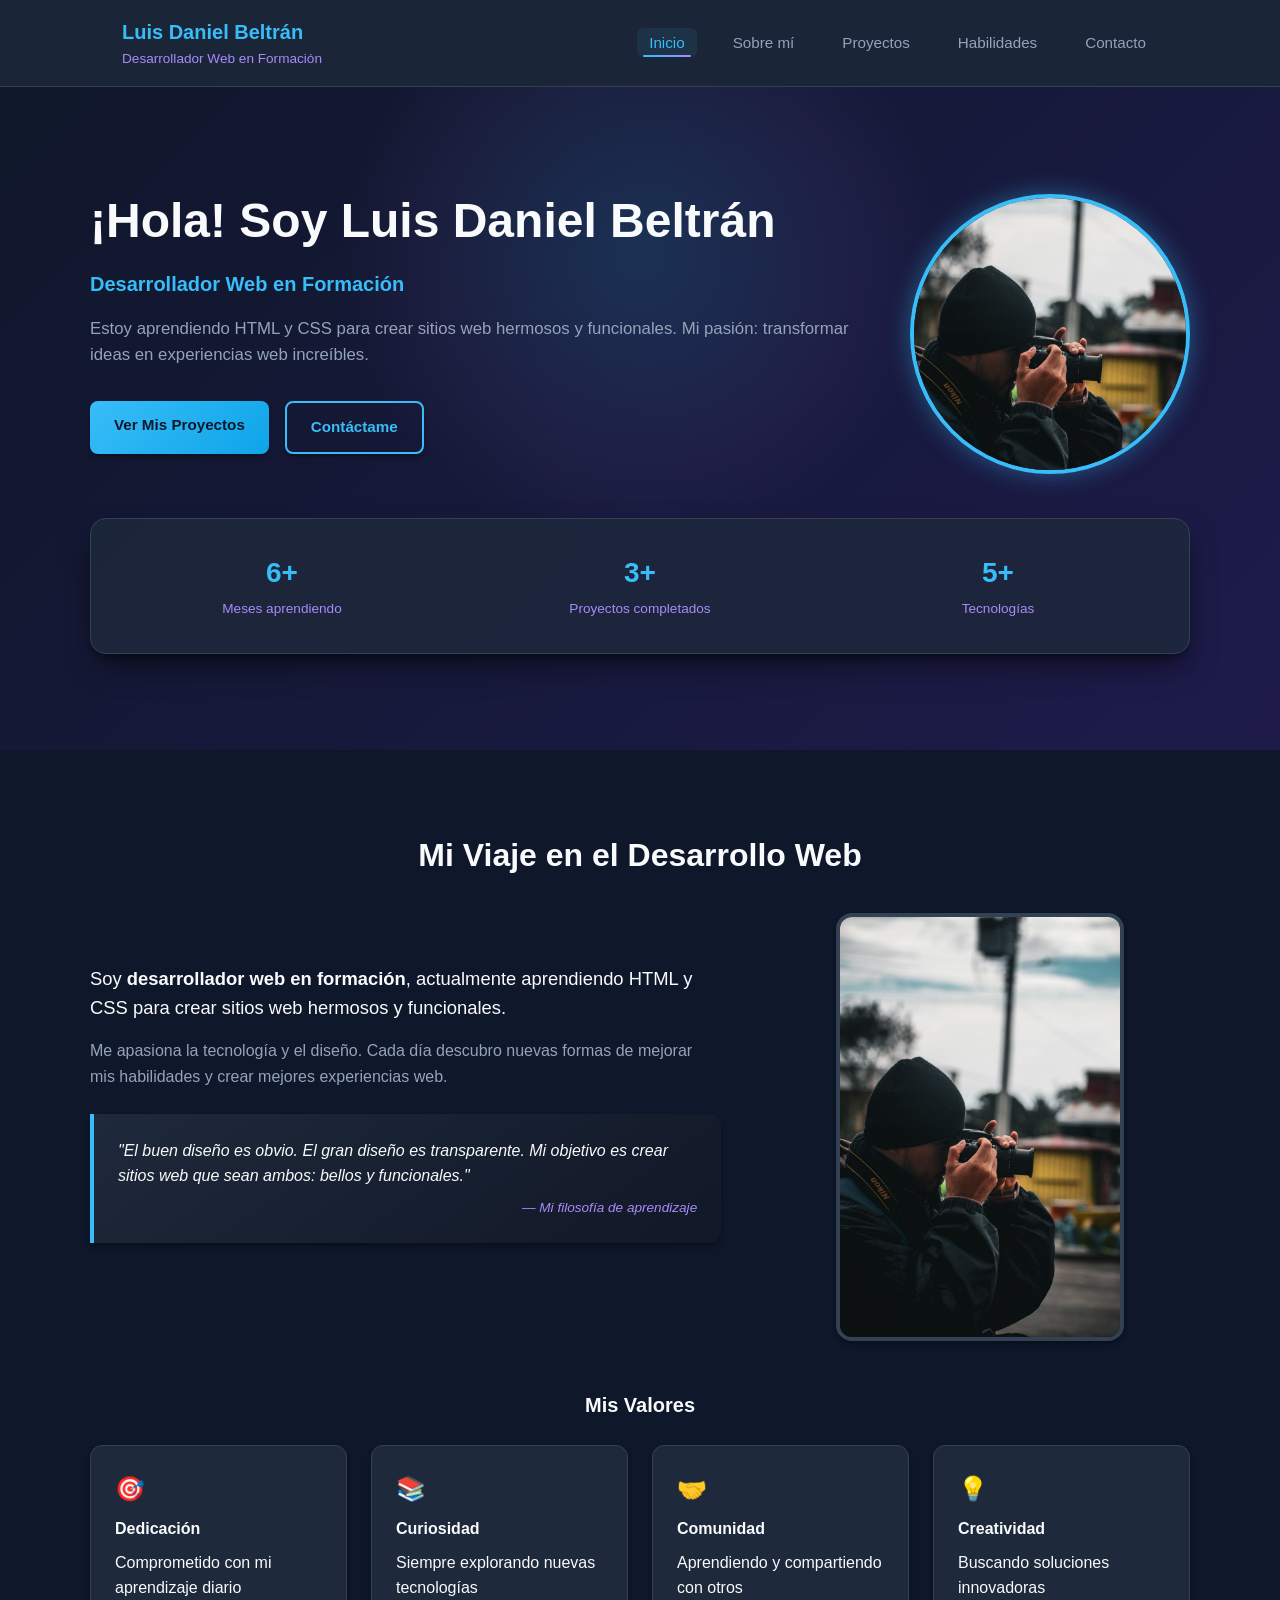
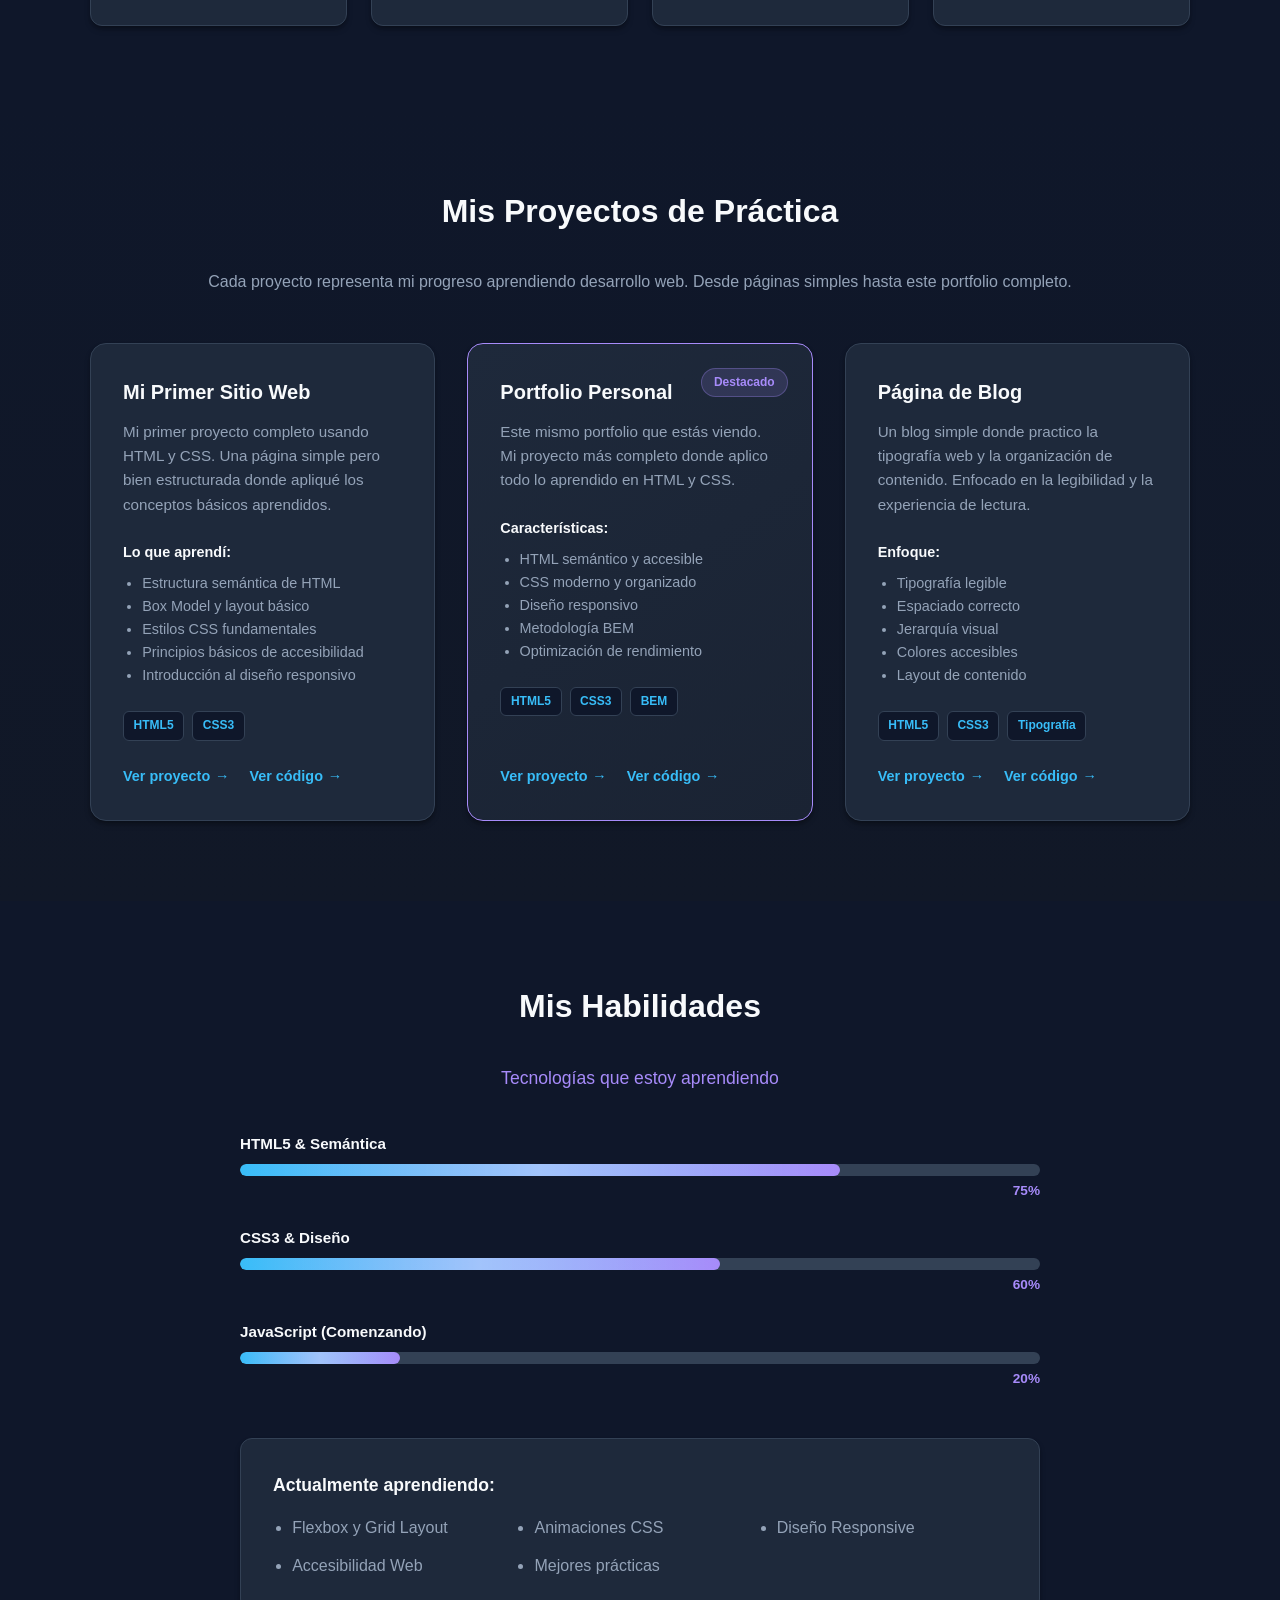
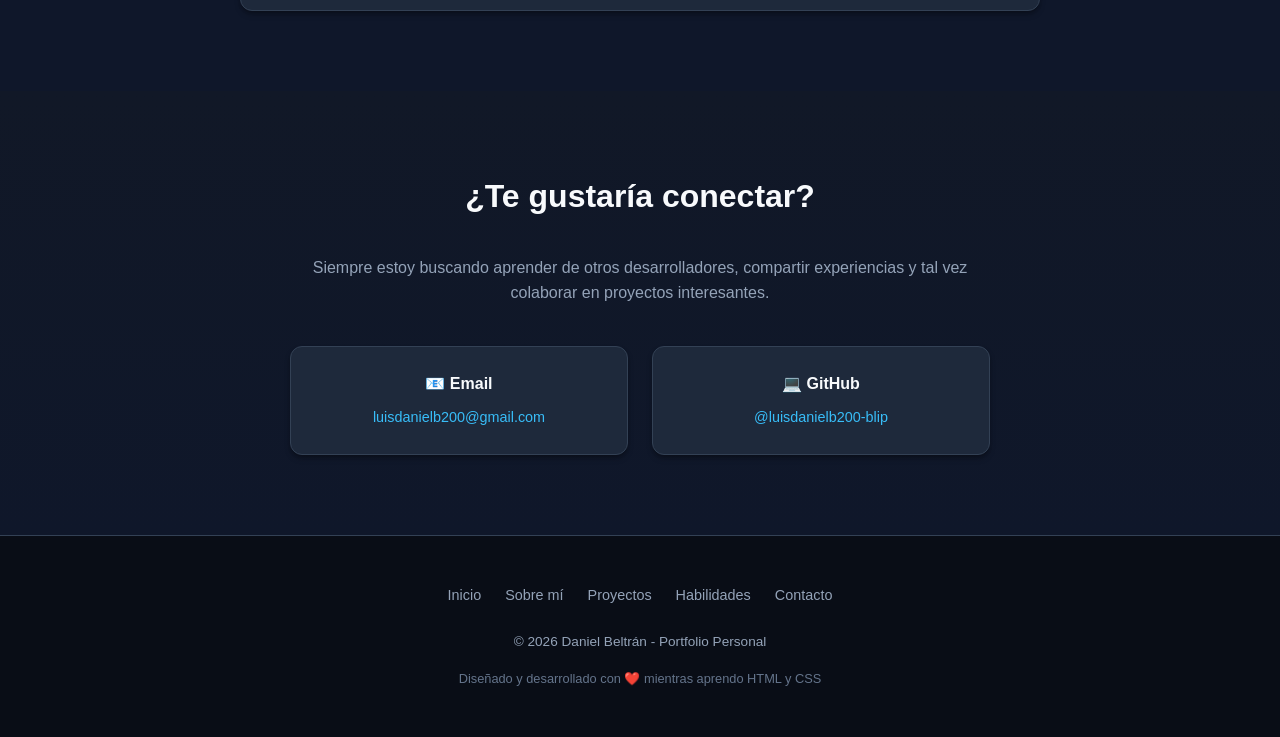
<file: index.html>
<!DOCTYPE html>
<html lang="es">

<head>
  <meta charset="UTF-8">
  <meta name="viewport" content="width=device-width, initial-scale=1.0">
  <title>Luis Daniel Beltrán - Portfolio Personal</title>
  <meta name="description"
    content="Portfolio personal de Luis Daniel Beltrán. Desarrollador Web en formación aprendiendo HTML y CSS.">
  <link rel="stylesheet" href="styles.css">
</head>

<body>
  <!-- Header con navegación -->
  <header class="header">
    <div class="header__container">
      <div class="header__brand">
        <h1 class="header__name">Luis Daniel Beltrán</h1>
        <p class="header__tagline">Desarrollador Web en Formación</p>
      </div>

      <nav class="nav">
        <ul class="nav__list">
          <li><a href="#inicio" class="nav__link nav__link--active">Inicio</a></li>
          <li><a href="#sobre-mi" class="nav__link">Sobre mí</a></li>
          <li><a href="#proyectos" class="nav__link">Proyectos</a></li>
          <li><a href="#habilidades" class="nav__link">Habilidades</a></li>
          <li><a href="#contacto" class="nav__link">Contacto</a></li>
        </ul>
      </nav>
    </div>
  </header>

  <!-- Contenido principal -->
  <main class="main">
    
    <!-- Hero Section -->
    <section class="hero" id="inicio">
      <div class="hero__container">
        <!-- Texto del Hero -->
        <div class="hero__content">
          <h2 class="hero__title">¡Hola! Soy Luis Daniel Beltrán</h2>
          <p class="hero__subtitle">Desarrollador Web en Formación</p>
          <p class="hero__description">
            Estoy aprendiendo HTML y CSS para crear sitios web hermosos
            y funcionales. Mi pasión: transformar ideas en experiencias
            web increíbles.
          </p>

          <div class="hero__actions">
            <a href="#proyectos" class="button button--primary">Ver Mis Proyectos</a>
            <a href="#contacto" class="button button--secondary">Contáctame</a>
          </div>
        </div>

        <!-- Imagen del Hero (Tu Fotografía) -->
        <div class="hero__image-container">
          <img src="WhatsApp Image 2026-10-19 at 8.13.54 PM.jpeg" alt="Foto de Luis Daniel Beltrán" class="hero__image">
        </div>
      </div>

      <!-- Estadísticas en el Hero -->
      <div class="hero__stats-wrapper">
        <div class="hero__stats">
          <div class="stat">
            <span class="stat__number">6+</span>
            <span class="stat__label">Meses aprendiendo</span>
          </div>
          <div class="stat">
            <span class="stat__number">3+</span>
            <span class="stat__label">Proyectos completados</span>
          </div>
          <div class="stat">
            <span class="stat__number">5+</span>
            <span class="stat__label">Tecnologías</span>
          </div>
        </div>
      </div>
    </section>

    <!-- Sobre Mí -->
    <section class="about" id="sobre-mi">
      <div class="about__container">
        <h2 class="about__title">Mi Viaje en el Desarrollo Web</h2>

        <div class="about__content-layout">
          <!-- Texto informativo -->
          <div class="about__text-side">
            <p class="about__intro">
              Soy <strong>desarrollador web en formación</strong>,
              actualmente aprendiendo HTML y CSS para crear sitios
              web hermosos y funcionales.
            </p>

            <p class="about__text">
              Me apasiona la tecnología y el diseño. Cada día descubro
              nuevas formas de mejorar mis habilidades y crear
              mejores experiencias web.
            </p>

            <blockquote class="quote">
              <p class="quote__text">
                "El buen diseño es obvio. El gran diseño es transparente.
                Mi objetivo es crear sitios web que sean ambos: bellos
                y funcionales."
              </p>
              <cite class="quote__author">— Mi filosofía de aprendizaje</cite>
            </blockquote>
          </div>

          <!-- Imagen en Sobre Mí -->
          <div class="about__image-side">
            <div class="about__image-wrapper">
              <img src="WhatsApp Image 2026-10-19 at 8.13.54 PM.jpeg" alt="Luis Daniel trabajando" class="about__image">
            </div>
          </div>
        </div>

        <!-- Valores -->
        <div class="values">
          <h3 class="values__title">Mis Valores</h3>
          <ul class="values__list">
            <li class="values__item">
              <span class="values__icon">🎯</span>
              <strong>Dedicación</strong>
              <span>Comprometido con mi aprendizaje diario</span>
            </li>
            <li class="values__item">
              <span class="values__icon">📚</span>
              <strong>Curiosidad</strong>
              <span>Siempre explorando nuevas tecnologías</span>
            </li>
            <li class="values__item">
              <span class="values__icon">🤝</span>
              <strong>Comunidad</strong>
              <span>Aprendiendo y compartiendo con otros</span>
            </li>
            <li class="values__item">
              <span class="values__icon">💡</span>
              <strong>Creatividad</strong>
              <span>Buscando soluciones innovadoras</span>
            </li>
          </ul>
        </div>
      </div>
    </section>

    <!-- Proyectos -->
    <section class="projects" id="proyectos">
      <div class="projects__container">
        <h2 class="projects__title">Mis Proyectos de Práctica</h2>
        <p class="projects__description">
          Cada proyecto representa mi progreso aprendiendo desarrollo web.
          Desde páginas simples hasta este portfolio completo.
        </p>

        <div class="projects__grid">
          <article class="project">
            <h3 class="project__title">Mi Primer Sitio Web</h3>
            <p class="project__description">
              Mi primer proyecto completo usando HTML y CSS. Una página
              simple pero bien estructurada donde apliqué los conceptos
              básicos aprendidos.
            </p>

            <h4 class="project__subtitle">Lo que aprendí:</h4>
            <ul class="project__learnings">
              <li>Estructura semántica de HTML</li>
              <li>Box Model y layout básico</li>
              <li>Estilos CSS fundamentales</li>
              <li>Principios básicos de accesibilidad</li>
              <li>Introducción al diseño responsivo</li>
            </ul>

            <div class="project__technologies">
              <span class="tag">HTML5</span>
              <span class="tag">CSS3</span>
            </div>

            <div class="project__links">
              <a href="#" class="project__link">Ver proyecto</a>
              <a href="#" class="project__link">Ver código</a>
            </div>
          </article>

          <article class="project project--featured">
            <span class="project__badge">Destacado</span>
            <h3 class="project__title">Portfolio Personal</h3>
            <p class="project__description">
              Este mismo portfolio que estás viendo. Mi proyecto más
              completo donde aplico todo lo aprendido en HTML y CSS.
            </p>

            <h4 class="project__subtitle">Características:</h4>
            <ul class="project__learnings">
              <li>HTML semántico y accesible</li>
              <li>CSS moderno y organizado</li>
              <li>Diseño responsivo</li>
              <li>Metodología BEM</li>
              <li>Optimización de rendimiento</li>
            </ul>

            <div class="project__technologies">
              <span class="tag">HTML5</span>
              <span class="tag">CSS3</span>
              <span class="tag">BEM</span>
            </div>

            <div class="project__links">
              <a href="#" class="project__link">Ver proyecto</a>
              <a href="#" class="project__link">Ver código</a>
            </div>
          </article>

          <article class="project">
            <h3 class="project__title">Página de Blog</h3>
            <p class="project__description">
              Un blog simple donde practico la tipografía web y la
              organización de contenido. Enfocado en la legibilidad
              y la experiencia de lectura.
            </p>

            <h4 class="project__subtitle">Enfoque:</h4>
            <ul class="project__learnings">
              <li>Tipografía legible</li>
              <li>Espaciado correcto</li>
              <li>Jerarquía visual</li>
              <li>Colores accesibles</li>
              <li>Layout de contenido</li>
            </ul>

            <div class="project__technologies">
              <span class="tag">HTML5</span>
              <span class="tag">CSS3</span>
              <span class="tag">Tipografía</span>
            </div>

            <div class="project__links">
              <a href="#" class="project__link">Ver proyecto</a>
              <a href="#" class="project__link">Ver código</a>
            </div>
          </article>
        </div>
      </div>
    </section>

    <!-- Habilidades -->
    <section class="skills" id="habilidades">
      <div class="skills__container">
        <h2 class="skills__title">Mis Habilidades</h2>

        <h3 class="skills__subtitle">Tecnologías que estoy aprendiendo</h3>

        <div class="skills__list">
          <div class="skill">
            <h4 class="skill__name">HTML5 & Semántica</h4>
            <div class="skill__bar">
              <div class="skill__progress skill__progress--html"></div>
            </div>
            <span class="skill__percentage">75%</span>
          </div>

          <div class="skill">
            <h4 class="skill__name">CSS3 & Diseño</h4>
            <div class="skill__bar">
              <div class="skill__progress skill__progress--css"></div>
            </div>
            <span class="skill__percentage">60%</span>
          </div>

          <div class="skill">
            <h4 class="skill__name">JavaScript (Comenzando)</h4>
            <div class="skill__bar">
              <div class="skill__progress skill__progress--js"></div>
            </div>
            <span class="skill__percentage">20%</span>
          </div>
        </div>

        <div class="learning">
          <h3 class="learning__title">Actualmente aprendiendo:</h3>
          <ul class="learning__list">
            <li class="learning__item">Flexbox y Grid Layout</li>
            <li class="learning__item">Animaciones CSS</li>
            <li class="learning__item">Diseño Responsive</li>
            <li class="learning__item">Accesibilidad Web</li>
            <li class="learning__item">Mejores prácticas</li>
          </ul>
        </div>
      </div>
    </section>

    <!-- Contacto -->
    <section class="contact" id="contacto">
      <div class="contact__container">
        <h2 class="contact__title">¿Te gustaría conectar?</h2>
        <p class="contact__description">
          Siempre estoy buscando aprender de otros desarrolladores,
          compartir experiencias y tal vez colaborar en proyectos
          interesantes.
        </p>

        <div class="contact__methods">
          <div class="contact__method">
            <h3 class="contact__method-title">📧 Email</h3>
            <a href="mailto:luisdanielb200@gmail.com" class="contact__link">
              luisdanielb200@gmail.com
            </a>
          </div>

          <div class="contact__method">
            <h3 class="contact__method-title">💻 GitHub</h3>
            <a href="https://github.com/luisdanielb200-blip" class="contact__link" target="_blank" rel="noopener">
              @luisdanielb200-blip
            </a>
          </div>
        </div>
      </div>
    </section>
  </main>

  <!-- Footer -->
  <footer class="footer">
    <div class="footer__container">
      <nav class="footer__nav">
        <a href="#inicio" class="footer__link">Inicio</a>
        <a href="#sobre-mi" class="footer__link">Sobre mí</a>
        <a href="#proyectos" class="footer__link">Proyectos</a>
        <a href="#habilidades" class="footer__link">Habilidades</a>
        <a href="#contacto" class="footer__link">Contacto</a>
      </nav>

      <p class="footer__copyright">
        © 2026 Daniel Beltrán - Portfolio Personal
      </p>

      <p class="footer__credits">
        Diseñado y desarrollado con ❤️ mientras aprendo HTML y CSS
      </p>
    </div>
  </footer>
</body>

</html>
</file>
<file: styles.css>
:root {
  --primary-color: #38bdf8;        
  --primary-hover: #0ea5e9;        
  --secondary-color: #a78bfa;      
  --bg-color: #0f172a;           
  --card-bg: #1e293b;            
  --text-main: #f8fafc;         
  --text-muted: #94a3b8;        
  --border-color: #334155;      
  --max-width: 1100px;
  --transition: all 0.35s cubic-bezier(0.25, 0.8, 0.25, 1);
  --shadow-sm: 0 4px 6px -1px rgba(0, 0, 0, 0.3), 0 2px 4px -2px rgba(0, 0, 0, 0.3);
  --shadow-lg: 0 15px 30px -5px rgba(0, 0, 0, 0.5), 0 8px 10px -6px rgba(0, 0, 0, 0.5);
}

/* ================= KEYFRAMES (ANIMACIONES) ================= */

/* Entrada suave desde abajo */
@keyframes fadeInUp {
  from {
    opacity: 0;
    transform: translateY(25px);
  }
  to {
    opacity: 1;
    transform: translateY(0);
  }
}

/* Flotación sutil */
@keyframes subtleFloat {
  0%, 100% {
    transform: translateY(0);
  }
  50% {
    transform: translateY(-6px);
  }
}

/* Animación de pulso/salto sutil para las tarjetas de contacto */
@keyframes cardPulse {
  0%, 100% {
    transform: translateY(0);
    box-shadow: var(--shadow-sm);
  }
  50% {
    transform: translateY(-6px);
    box-shadow: 0 10px 20px -4px rgba(56, 189, 248, 0.3);
  }
}

/* Llenado progresivo de las barras de habilidades */
@keyframes fillProgress {
  from {
    transform: scaleX(0);
  }
  to {
    transform: scaleX(1);
  }
}

/* Destello de luz que cruza las barras */
@keyframes shimmer {
  0% {
    transform: translateX(-100%);
  }
  100% {
    transform: translateX(100%);
  }
}

/* Resplandor ambiental de fondo */
@keyframes pulseGlow {
  0%, 100% {
    opacity: 0.35;
    transform: scale(1);
  }
  50% {
    opacity: 0.6;
    transform: scale(1.1);
  }
}

/* ================= RESET Y BASE ================= */

* {
  margin: 0;
  padding: 0;
  box-sizing: border-box;
}

html {
  scroll-behavior: smooth;
  font-family: 'Segoe UI', Tahoma, Geneva, Verdana, sans-serif;
  color: var(--text-main);
  background-color: var(--bg-color);
  line-height: 1.6;
}

body {
  display: flex;
  flex-direction: column;
  min-height: 100vh;
}

a {
  text-decoration: none;
  color: inherit;
}

ul {
  list-style: none;
}

/* ================= HEADER Y NAVEGACIÓN ================= */

.header {
  background-color: rgba(30, 41, 59, 0.85);
  backdrop-filter: blur(12px);
  border-bottom: 1px solid var(--border-color);
  position: sticky;
  top: 0;
  z-index: 1000;
  transition: background-color 0.3s ease;
}

.header__container {
  max-width: var(--max-width);
  margin: 0 auto;
  padding: 1rem 2rem;
  display: flex;
  justify-content: space-between;
  align-items: center;
  flex-wrap: wrap;
  gap: 1rem;
}

.header__brand {
  transition: transform 0.3s ease;
}

.header__brand:hover {
  transform: translateX(4px);
}

.header__name {
  font-size: 1.25rem;
  font-weight: 700;
  color: var(--primary-color);
}

.header__tagline {
  font-size: 0.85rem;
  color: var(--secondary-color);
}

.nav__list {
  display: flex;
  gap: 1.5rem;
  flex-wrap: wrap;
  align-items: center;
}

.nav__link {
  font-size: 0.95rem;
  font-weight: 500;
  color: var(--text-muted);
  transition: var(--transition);
  padding: 0.35rem 0.75rem;
  border-radius: 6px;
  position: relative;
}

/* Línea inferior animada en los enlaces del menú */
.nav__link::after {
  content: '';
  position: absolute;
  bottom: 0;
  left: 50%;
  width: 0;
  height: 2px;
  background: linear-gradient(90deg, var(--primary-color), var(--secondary-color));
  transition: width 0.3s cubic-bezier(0.25, 0.8, 0.25, 1), left 0.3s cubic-bezier(0.25, 0.8, 0.25, 1);
  border-radius: 2px;
}

.nav__link:hover,
.nav__link--active {
  color: var(--primary-color);
  background-color: rgba(56, 189, 248, 0.08);
}

.nav__link:hover::after,
.nav__link--active::after {
  width: 80%;
  left: 10%;
}

/* ================= HERO SECTION ================= */

.main {
  flex: 1;
}

.hero {
  padding: 6rem 2rem;
  background: linear-gradient(135deg, #0f172a 0%, #1e1b4b 100%);
  position: relative;
  overflow: hidden;
}

.hero::before {
  content: '';
  position: absolute;
  top: -20%;
  left: 50%;
  width: 600px;
  height: 600px;
  margin-left: -300px;
  background: radial-gradient(circle, rgba(56, 189, 248, 0.15) 0%, rgba(167, 139, 250, 0.05) 50%, transparent 70%);
  border-radius: 50%;
  pointer-events: none;
  animation: pulseGlow 8s ease-in-out infinite;
}

.hero__container {
  max-width: var(--max-width);
  margin: 0 auto;
  display: flex;
  align-items: center;
  justify-content: space-between;
  gap: 3rem;
  flex-wrap: wrap;
  position: relative;
  z-index: 1;
}

.hero__content {
  flex: 1;
  min-width: 300px;
}

.hero__title {
  font-size: clamp(2rem, 5vw, 3rem);
  font-weight: 800;
  margin-bottom: 0.5rem;
  animation: fadeInUp 0.7s cubic-bezier(0.25, 0.8, 0.25, 1) both;
}

.hero__subtitle {
  font-size: 1.25rem;
  font-weight: 600;
  color: var(--primary-color);
  margin-bottom: 1rem;
  animation: fadeInUp 0.7s cubic-bezier(0.25, 0.8, 0.25, 1) 0.15s both;
}

.hero__description {
  font-size: 1.05rem;
  color: var(--text-muted);
  margin-bottom: 2rem;
  animation: fadeInUp 0.7s cubic-bezier(0.25, 0.8, 0.25, 1) 0.3s both;
}

/* Contenedor de la Imagen con zoom interactivo */
.hero__image-container {
  flex-shrink: 0;
  display: flex;
  justify-content: center;
  align-items: center;
  animation: fadeInUp 0.7s cubic-bezier(0.25, 0.8, 0.25, 1) 0.4s both;
}

.hero__image {
  width: 280px;
  height: 280px;
  object-fit: cover;
  border-radius: 50%;
  border: 4px solid var(--primary-color);
  box-shadow: 0 0 25px rgba(56, 189, 248, 0.4);
  transition: var(--transition);
}

.hero__image:hover {
  transform: scale(1.06) rotate(2deg);
  border-color: var(--secondary-color);
  box-shadow: 0 0 35px rgba(167, 139, 250, 0.6);
}

/* Botones con transiciones dinámicas */
.hero__actions {
  display: flex;
  gap: 1rem;
  margin-bottom: 2rem;
  flex-wrap: wrap;
  animation: fadeInUp 0.7s cubic-bezier(0.25, 0.8, 0.25, 1) 0.45s both;
}

.button {
  display: inline-block;
  padding: 0.75rem 1.5rem;
  font-weight: 600;
  border-radius: 8px;
  transition: var(--transition);
  cursor: pointer;
  font-size: 0.95rem;
  box-shadow: var(--shadow-sm);
  position: relative;
  overflow: hidden;
}

.button--primary {
  background: linear-gradient(135deg, var(--primary-color), var(--primary-hover));
  color: #0f172a;
  border: none;
}

.button--primary:hover {
  transform: translateY(-4px) scale(1.03);
  box-shadow: 0 10px 25px rgba(19, 65, 85, 0.45);
}

.button--primary:active,
.button--secondary:active {
  transform: translateY(0) scale(0.97);
}

.button--secondary {
  background-color: transparent;
  color: var(--primary-color);
  border: 2px solid var(--primary-color);
}

.button--secondary:hover {
  background-color: rgba(56, 189, 248, 0.12);
  transform: translateY(-4px) scale(1.03);
  box-shadow: 0 10px 20px rgba(56, 189, 248, 0.25);
}

/* Estadísticas */
.hero__stats-wrapper {
  max-width: var(--max-width);
  margin: 2rem auto 0 auto;
  animation: fadeInUp 0.7s cubic-bezier(0.25, 0.8, 0.25, 1) 0.6s both;
}

.hero__stats {
  display: grid;
  grid-template-columns: repeat(auto-fit, minmax(180px, 1fr));
  gap: 1.5rem;
  background: rgba(30, 41, 59, 0.85);
  backdrop-filter: blur(8px);
  padding: 1.5rem;
  border-radius: 16px;
  border: 1px solid var(--border-color);
  box-shadow: var(--shadow-lg);
}

.stat {
  text-align: center;
  transition: transform 0.3s ease;
  padding: 0.5rem;
  border-radius: 10px;
}

.stat:hover {
  transform: translateY(-4px);
  background: rgba(255, 255, 255, 0.03);
}

.stat__number {
  display: block;
  font-size: 1.75rem;
  font-weight: 700;
  color: var(--primary-color);
  transition: transform 0.3s ease, color 0.3s ease;
}

.stat:hover .stat__number {
  transform: scale(1.1);
  color: var(--secondary-color);
}

.stat__label {
  font-size: 0.85rem;
  color: var(--secondary-color);
}

/* ================= SOBRE MÍ ================= */

.about {
  padding: 5rem 2rem;
  background-color: var(--bg-color);
}

.about__container {
  max-width: var(--max-width);
  margin: 0 auto;
}

.about__title,
.projects__title,
.skills__title,
.contact__title {
  font-size: 2rem;
  font-weight: 700;
  margin-bottom: 2rem;
  text-align: center;
}

.about__content-layout {
  display: flex;
  align-items: center;
  gap: 3rem;
  margin-bottom: 3rem;
  flex-wrap: wrap;
}

.about__text-side {
  flex: 1.5;
  min-width: 300px;
}

.about__intro {
  font-size: 1.15rem;
  margin-bottom: 1rem;
}

.about__text {
  color: var(--text-muted);
  margin-bottom: 1.5rem;
}

.about__image-side {
  flex: 1;
  display: flex;
  justify-content: center;
  min-width: 250px;
}

.about__image-wrapper {
  border: 4px solid var(--border-color);
  border-radius: 16px;
  overflow: hidden;
  box-shadow: var(--shadow-sm);
  transition: var(--transition);
}

.about__image-wrapper:hover {
  transform: scale(1.03);
  border-color: var(--secondary-color);
  box-shadow: var(--shadow-lg);
}

.about__image {
  width: 100%;
  max-width: 280px;
  display: block;
}

.quote {
  background: linear-gradient(145deg, var(--card-bg), #111827);
  border-left: 4px solid var(--primary-color);
  padding: 1.5rem;
  border-radius: 0 12px 12px 0;
  margin-bottom: 3rem;
  box-shadow: var(--shadow-sm);
  transition: var(--transition);
}

.quote:hover {
  transform: translateX(6px);
  border-left-color: var(--secondary-color);
  box-shadow: var(--shadow-lg);
}

.quote__text {
  font-style: italic;
  margin-bottom: 0.5rem;
}

.quote__author {
  font-size: 0.85rem;
  color: var(--secondary-color);
  display: block;
  text-align: right;
}

.values__title {
  font-size: 1.25rem;
  margin-bottom: 1.5rem;
  text-align: center;
}

.values__list {
  display: grid;
  grid-template-columns: repeat(auto-fit, minmax(220px, 1fr));
  gap: 1.5rem;
}

.values__item {
  background-color: var(--card-bg);
  padding: 1.5rem;
  border-radius: 12px;
  border: 1px solid var(--border-color);
  display: flex;
  flex-direction: column;
  gap: 0.5rem;
  box-shadow: var(--shadow-sm);
  transition: var(--transition);
}

.values__item:hover {
  transform: translateY(-6px);
  border-color: var(--primary-color);
  box-shadow: var(--shadow-lg);
}

.values__icon {
  font-size: 1.5rem;
  display: inline-block;
  width: fit-content;
  transition: transform 0.35s cubic-bezier(0.34, 1.56, 0.64, 1);
}

.values__item:hover .values__icon {
  transform: scale(1.25) rotate(8deg);
}

/* ================= PROYECTOS ================= */

.projects {
  padding: 5rem 2rem;
  background: linear-gradient(180deg, var(--bg-color) 0%, #111827 100%);
}

.projects__container {
  max-width: var(--max-width);
  margin: 0 auto;
}

.projects__description {
  text-align: center;
  color: var(--text-muted);
  margin-bottom: 3rem;
}

.projects__grid {
  display: grid;
  grid-template-columns: repeat(auto-fit, minmax(300px, 1fr));
  gap: 2rem;
}

.project {
  background-color: var(--card-bg);
  padding: 2rem;
  border-radius: 16px;
  border: 1px solid var(--border-color);
  box-shadow: var(--shadow-sm);
  display: flex;
  flex-direction: column;
  position: relative;
  overflow: hidden;
  transition: var(--transition);
}

/* Barra luminosa superior al hacer hover */
.project::before {
  content: '';
  position: absolute;
  top: 0;
  left: 0;
  width: 100%;
  height: 3px;
  background: linear-gradient(90deg, var(--primary-color), var(--secondary-color));
  transform: scaleX(0);
  transform-origin: left;
  transition: transform 0.4s cubic-bezier(0.25, 0.8, 0.25, 1);
}

.project:hover {
  transform: translateY(-8px);
  box-shadow: var(--shadow-lg);
  border-color: rgba(56, 189, 248, 0.5);
}

.project:hover::before {
  transform: scaleX(1);
}

.project--featured {
  border-color: var(--secondary-color);
  background: linear-gradient(145deg, var(--card-bg), #1a2333);
}

.project__badge {
  position: absolute;
  top: 1.5rem;
  right: 1.5rem;
  background-color: rgba(167, 139, 250, 0.15);
  color: var(--secondary-color);
  font-size: 0.75rem;
  font-weight: 600;
  padding: 0.25rem 0.75rem;
  border-radius: 20px;
  border: 1px solid rgba(167, 139, 250, 0.3);
  animation: subtleFloat 3s ease-in-out infinite;
}

.project__title {
  font-size: 1.25rem;
  margin-bottom: 0.75rem;
  transition: color 0.3s ease;
}

.project:hover .project__title {
  color: var(--primary-color);
}

.project__description {
  font-size: 0.95rem;
  color: var(--text-muted);
  margin-bottom: 1.5rem;
}

.project__subtitle {
  font-size: 0.9rem;
  font-weight: 600;
  margin-bottom: 0.5rem;
}

.project__learnings {
  margin-bottom: 1.5rem;
  padding-left: 1.2rem;
  font-size: 0.9rem;
  color: var(--text-muted);
  list-style: disc;
}

.project__technologies {
  display: flex;
  gap: 0.5rem;
  margin-bottom: 1.5rem;
  flex-wrap: wrap;
}

.tag {
  background-color: #0f172a;
  color: var(--primary-color);
  font-size: 0.75rem;
  font-weight: 600;
  padding: 0.25rem 0.6rem;
  border-radius: 6px;
  border: 1px solid var(--border-color);
  transition: var(--transition);
}

.tag:hover {
  background-color: var(--primary-color);
  color: #0f172a;
  transform: translateY(-2px);
}

.project__links {
  margin-top: auto;
  display: flex;
  gap: 1.25rem;
}

.project__link {
  font-size: 0.9rem;
  font-weight: 600;
  color: var(--primary-color);
  transition: var(--transition);
  display: inline-flex;
  align-items: center;
  gap: 0.3rem;
}

.project__link::after {
  content: '→';
  transition: transform 0.3s ease;
}

.project__link:hover {
  color: var(--text-main);
}

.project__link:hover::after {
  transform: translateX(4px);
}

/* ================= HABILIDADES ================= */

.skills {
  padding: 5rem 2rem;
  background-color: var(--bg-color);
}

.skills__container {
  max-width: 800px;
  margin: 0 auto;
}

.skills__subtitle {
  font-size: 1.1rem;
  color: var(--secondary-color);
  text-align: center;
  margin-bottom: 2.5rem;
  font-weight: 500;
}

.skills__list {
  display: flex;
  flex-direction: column;
  gap: 1.5rem;
  margin-bottom: 3rem;
}

.skill {
  transition: transform 0.3s ease;
}

.skill:hover {
  transform: translateX(5px);
}

.skill__name {
  font-size: 0.95rem;
  margin-bottom: 0.5rem;
}

.skill__bar {
  background-color: var(--border-color);
  height: 12px;
  border-radius: 6px;
  overflow: hidden;
  position: relative;
}

.skill__progress {
  height: 100%;
  background: linear-gradient(90deg, var(--primary-color), var(--secondary-color));
  border-radius: 6px;
  transform-origin: left;
  animation: fillProgress 1.2s cubic-bezier(0.22, 1, 0.36, 1) forwards;
  position: relative;
  overflow: hidden;
}

.skill__progress::after {
  content: '';
  position: absolute;
  top: 0;
  left: 0;
  width: 100%;
  height: 100%;
  background: linear-gradient(90deg, transparent, rgba(255, 255, 255, 0.35), transparent);
  animation: shimmer 2.5s infinite;
}

.skill__progress--html { width: 75%; }
.skill__progress--css { width: 60%; animation-delay: 0.15s; }
.skill__progress--js { width: 20%; animation-delay: 0.3s; }

.skill__percentage {
  font-size: 0.85rem;
  color: var(--secondary-color);
  display: block;
  text-align: right;
  margin-top: 0.25rem;
  font-weight: 600;
}

.learning {
  background-color: var(--card-bg);
  padding: 2rem;
  border-radius: 12px;
  border: 1px solid var(--border-color);
  box-shadow: var(--shadow-sm);
  transition: var(--transition);
}

.learning:hover {
  border-color: var(--secondary-color);
  box-shadow: var(--shadow-lg);
}

.learning__title {
  font-size: 1.1rem;
  margin-bottom: 1rem;
}

.learning__list {
  display: grid;
  grid-template-columns: repeat(auto-fit, minmax(200px, 1fr));
  gap: 0.75rem;
  list-style: disc;
  padding-left: 1.2rem;
  color: var(--text-muted);
}

.learning__item {
  transition: color 0.25s ease, transform 0.25s ease;
}

.learning__item:hover {
  color: var(--primary-color);
  transform: translateX(4px);
}

/* ================= CONTACTO Y FOOTER ================= */

.contact {
  padding: 5rem 2rem;
  background: linear-gradient(180deg, #111827 0%, var(--bg-color) 100%);
  text-align: center;
}

.contact__container {
  max-width: 700px;
  margin: 0 auto;
}

.contact__description {
  color: var(--text-muted);
  margin-bottom: 2.5rem;
}

.contact__methods {
  display: grid;
  grid-template-columns: repeat(auto-fit, minmax(220px, 1fr));
  gap: 1.5rem;
  justify-content: center;
}

/* Tarjetas de contacto con animación de salto/pulso sutil y alternado */
.contact__method {
  background-color: var(--card-bg);
  padding: 1.5rem;
  border-radius: 12px;
  border: 1px solid var(--border-color);
  box-shadow: var(--shadow-sm);
  transition: var(--transition);
  animation: cardPulse 4s ease-in-out infinite;
}

.contact__method:nth-child(2) {
  animation-delay: 2s;
}

.contact__method:hover {
  animation-play-state: paused;
  transform: translateY(-8px);
  border-color: var(--primary-color);
  box-shadow: var(--shadow-lg);
}

.contact__method-title {
  font-size: 1rem;
  margin-bottom: 0.5rem;
}

.contact__link {
  font-size: 0.9rem;
  color: var(--primary-color);
  font-weight: 500;
  transition: color 0.3s ease;
}

.contact__link:hover {
  color: var(--secondary-color);
}

.footer {
  background-color: #090d16;
  color: var(--text-muted);
  padding: 3rem 2rem;
  text-align: center;
  border-top: 1px solid var(--border-color);
}

.footer__container {
  max-width: var(--max-width);
  margin: 0 auto;
  display: flex;
  flex-direction: column;
  gap: 1rem;
  align-items: center;
}

.footer__nav {
  display: flex;
  gap: 1.5rem;
  flex-wrap: wrap;
  justify-content: center;
  margin-bottom: 0.5rem;
}

.footer__link {
  font-size: 0.9rem;
  color: var(--text-muted);
  transition: var(--transition);
}

.footer__link:hover {
  color: var(--primary-color);
  transform: translateY(-2px);
}

.footer__copyright {
  font-size: 0.85rem;
}

.footer__credits {
  font-size: 0.8rem;
  color: #64748b;
}

/* ================= DISEÑO RESPONSIVO ================= */

@media (max-width: 768px) {
  .header__container {
    flex-direction: column;
    align-items: center;
  }

  .nav__list {
    justify-content: center;
    gap: 1rem;
    margin-top: 0.5rem;
  }

  .hero__container {
    flex-direction: column-reverse;
    text-align: center;
    gap: 2rem;
  }

  .hero__actions {
    justify-content: center;
  }

  .about__content-layout {
    flex-direction: column;
    text-align: center;
  }
}
</file>
